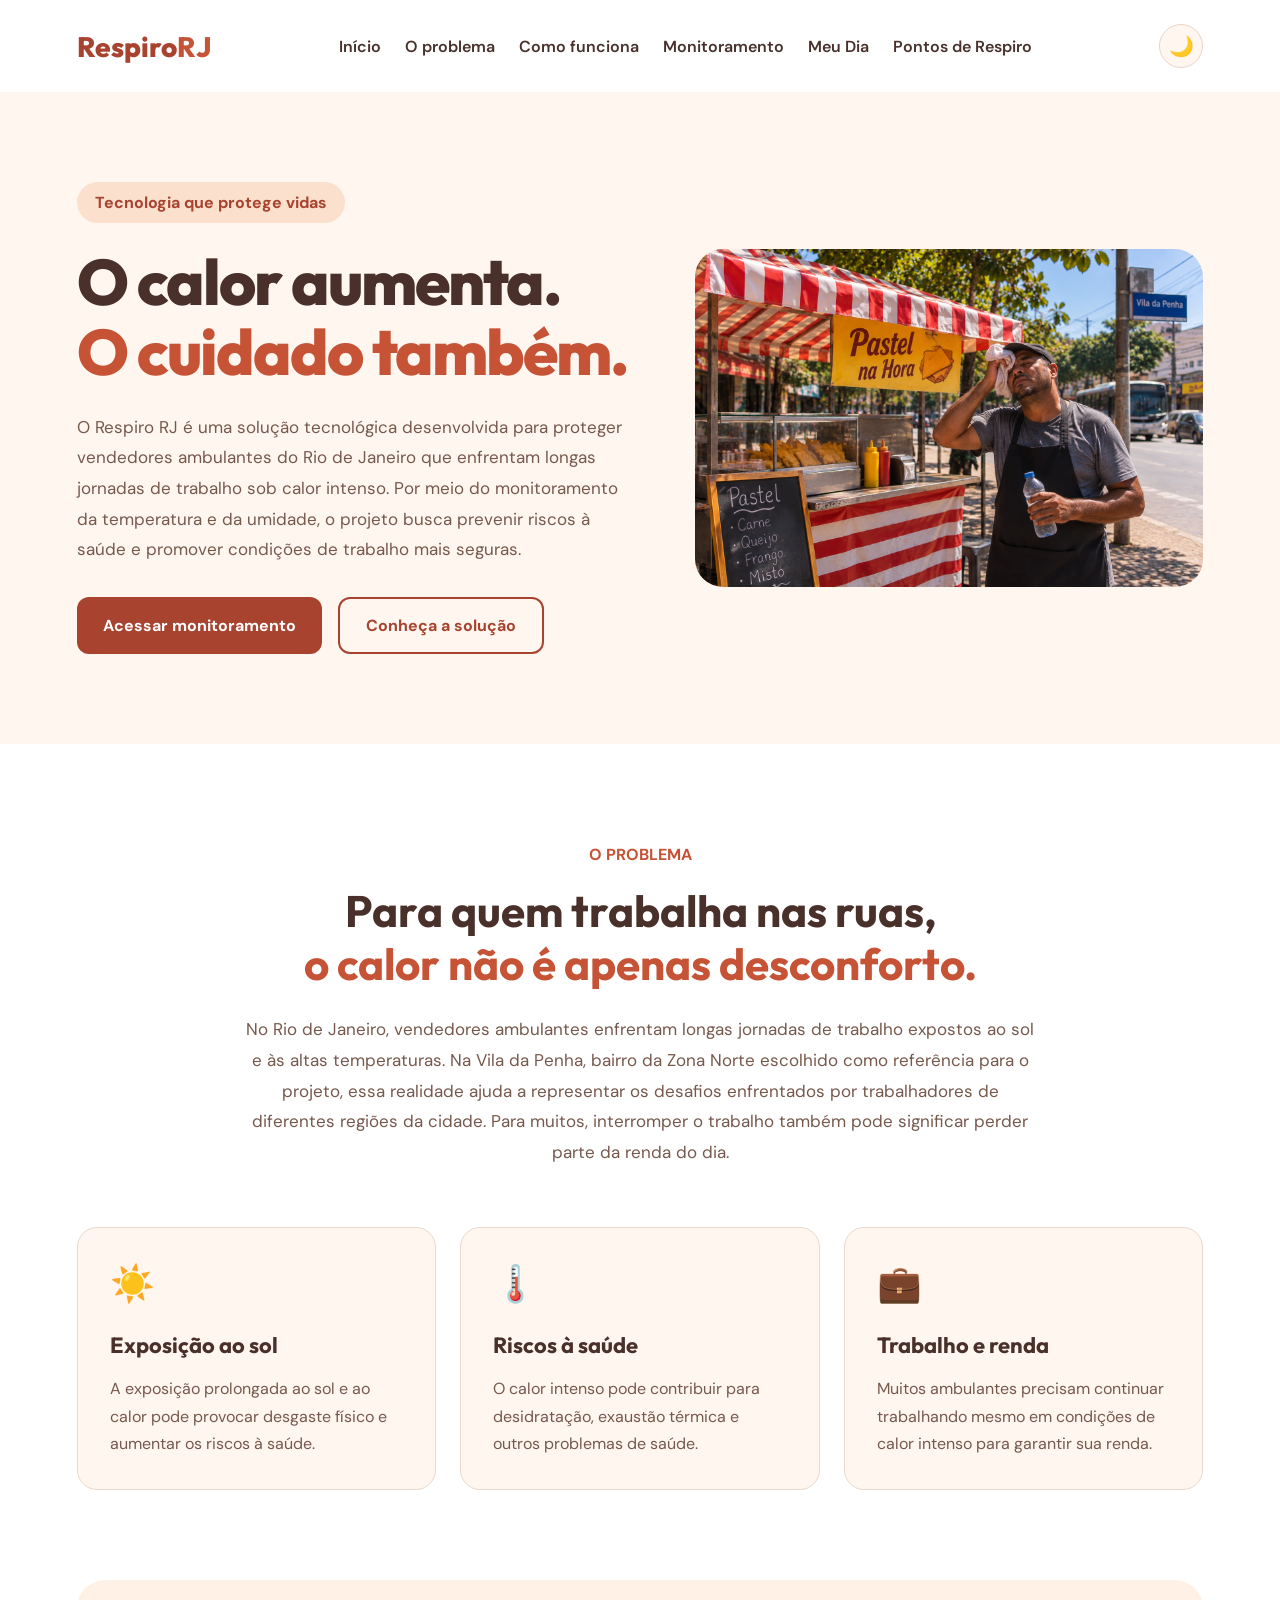
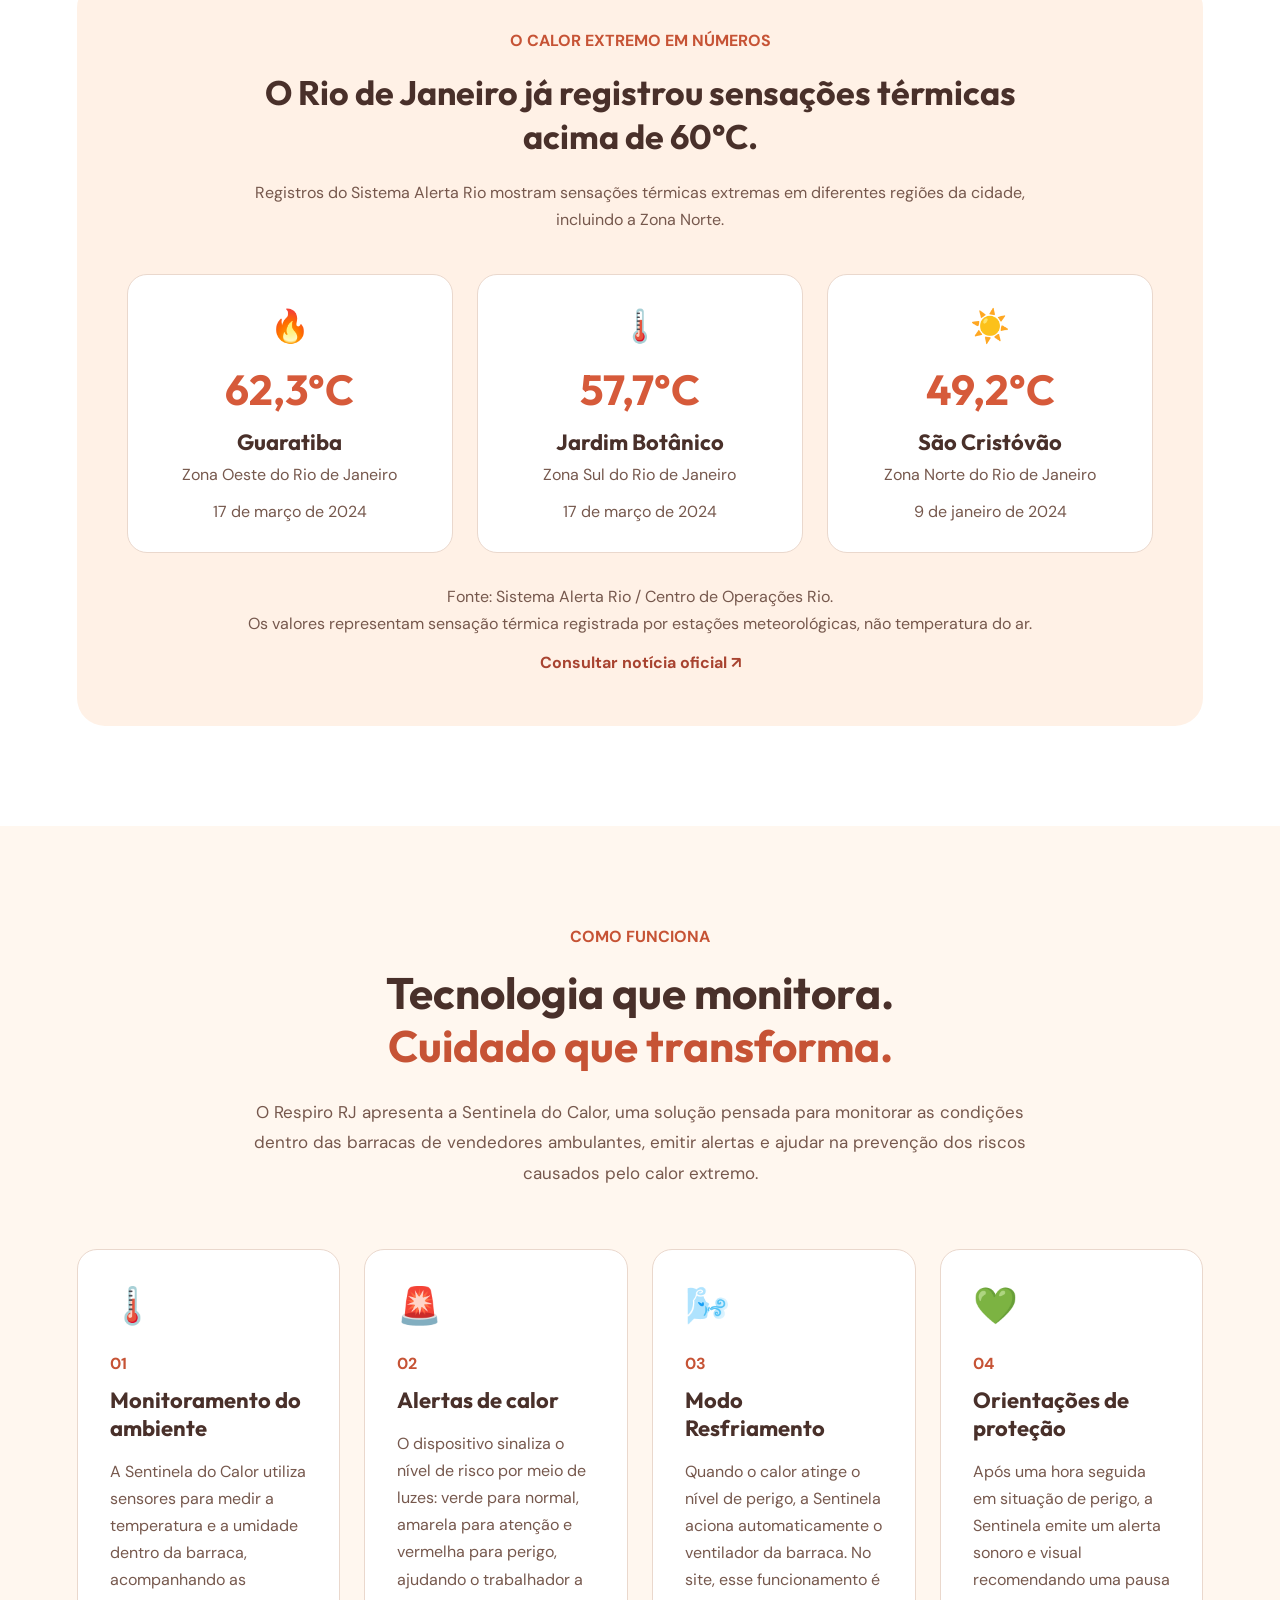
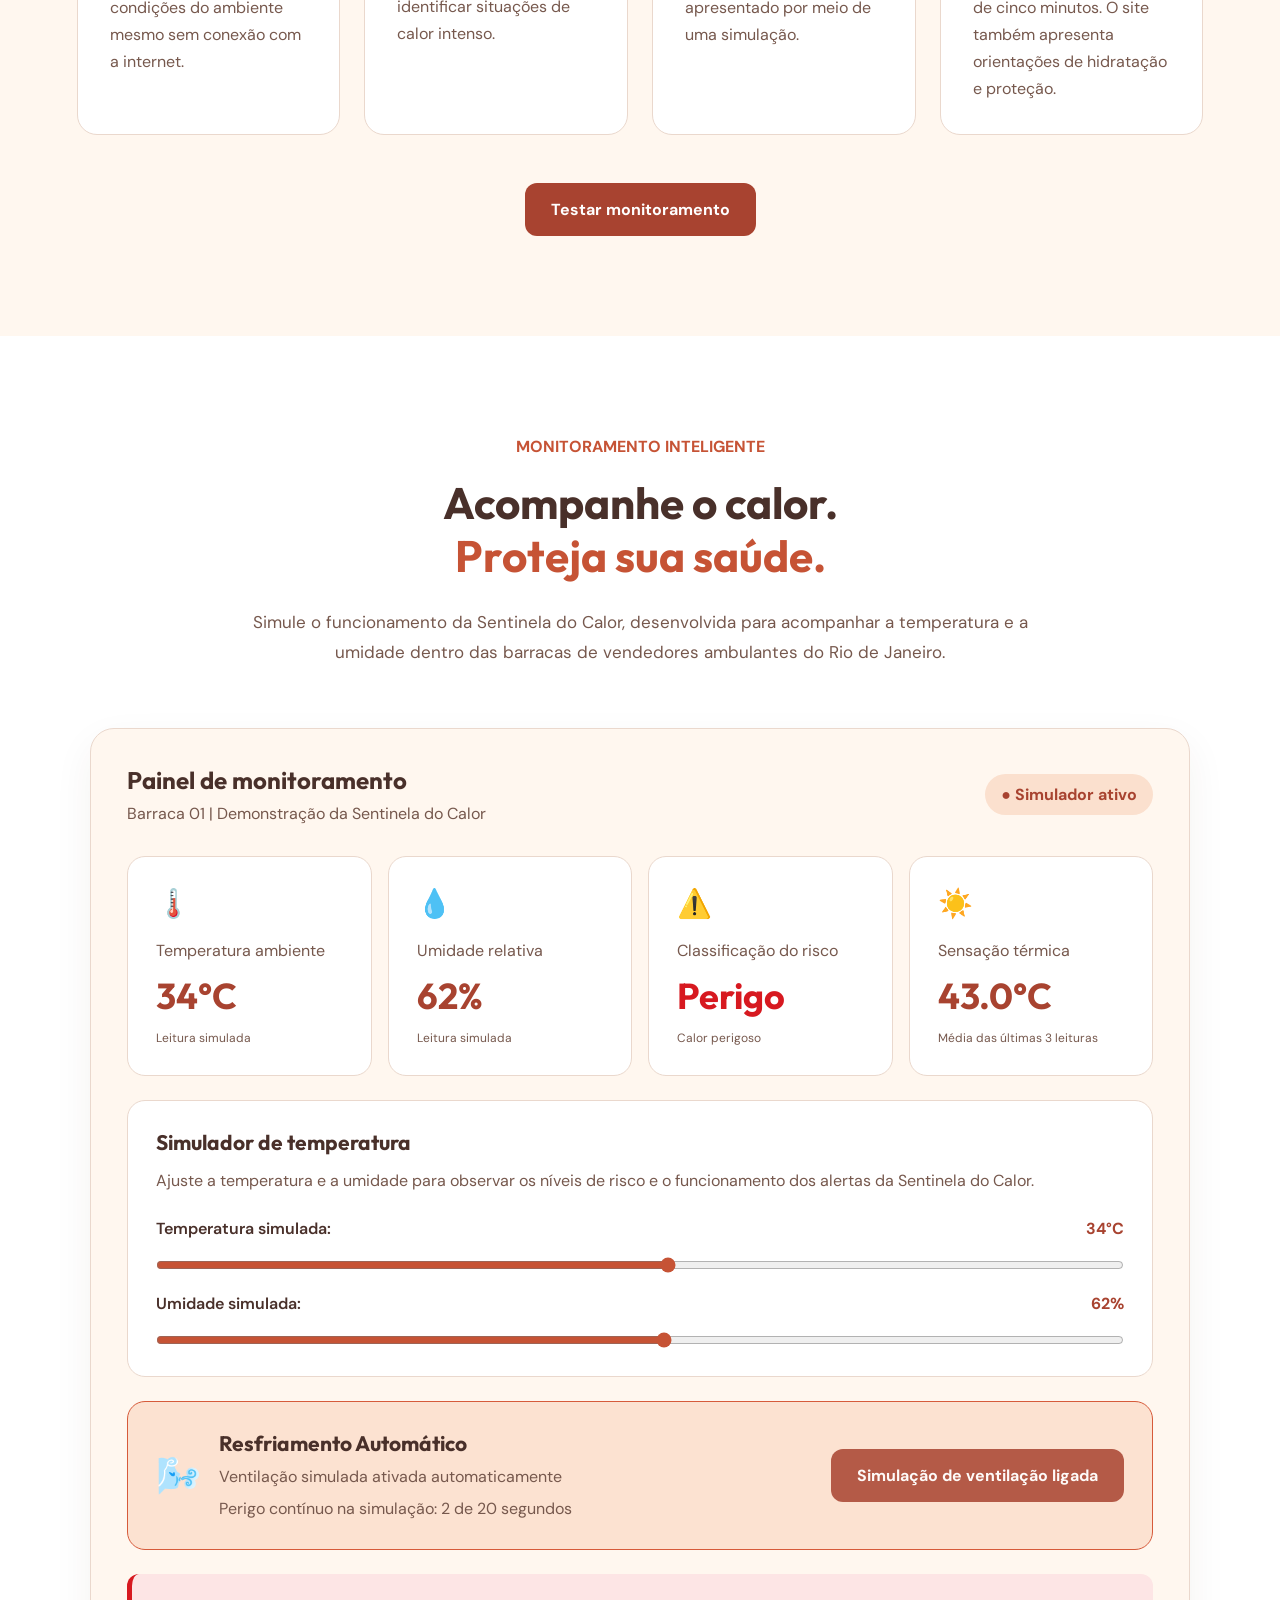
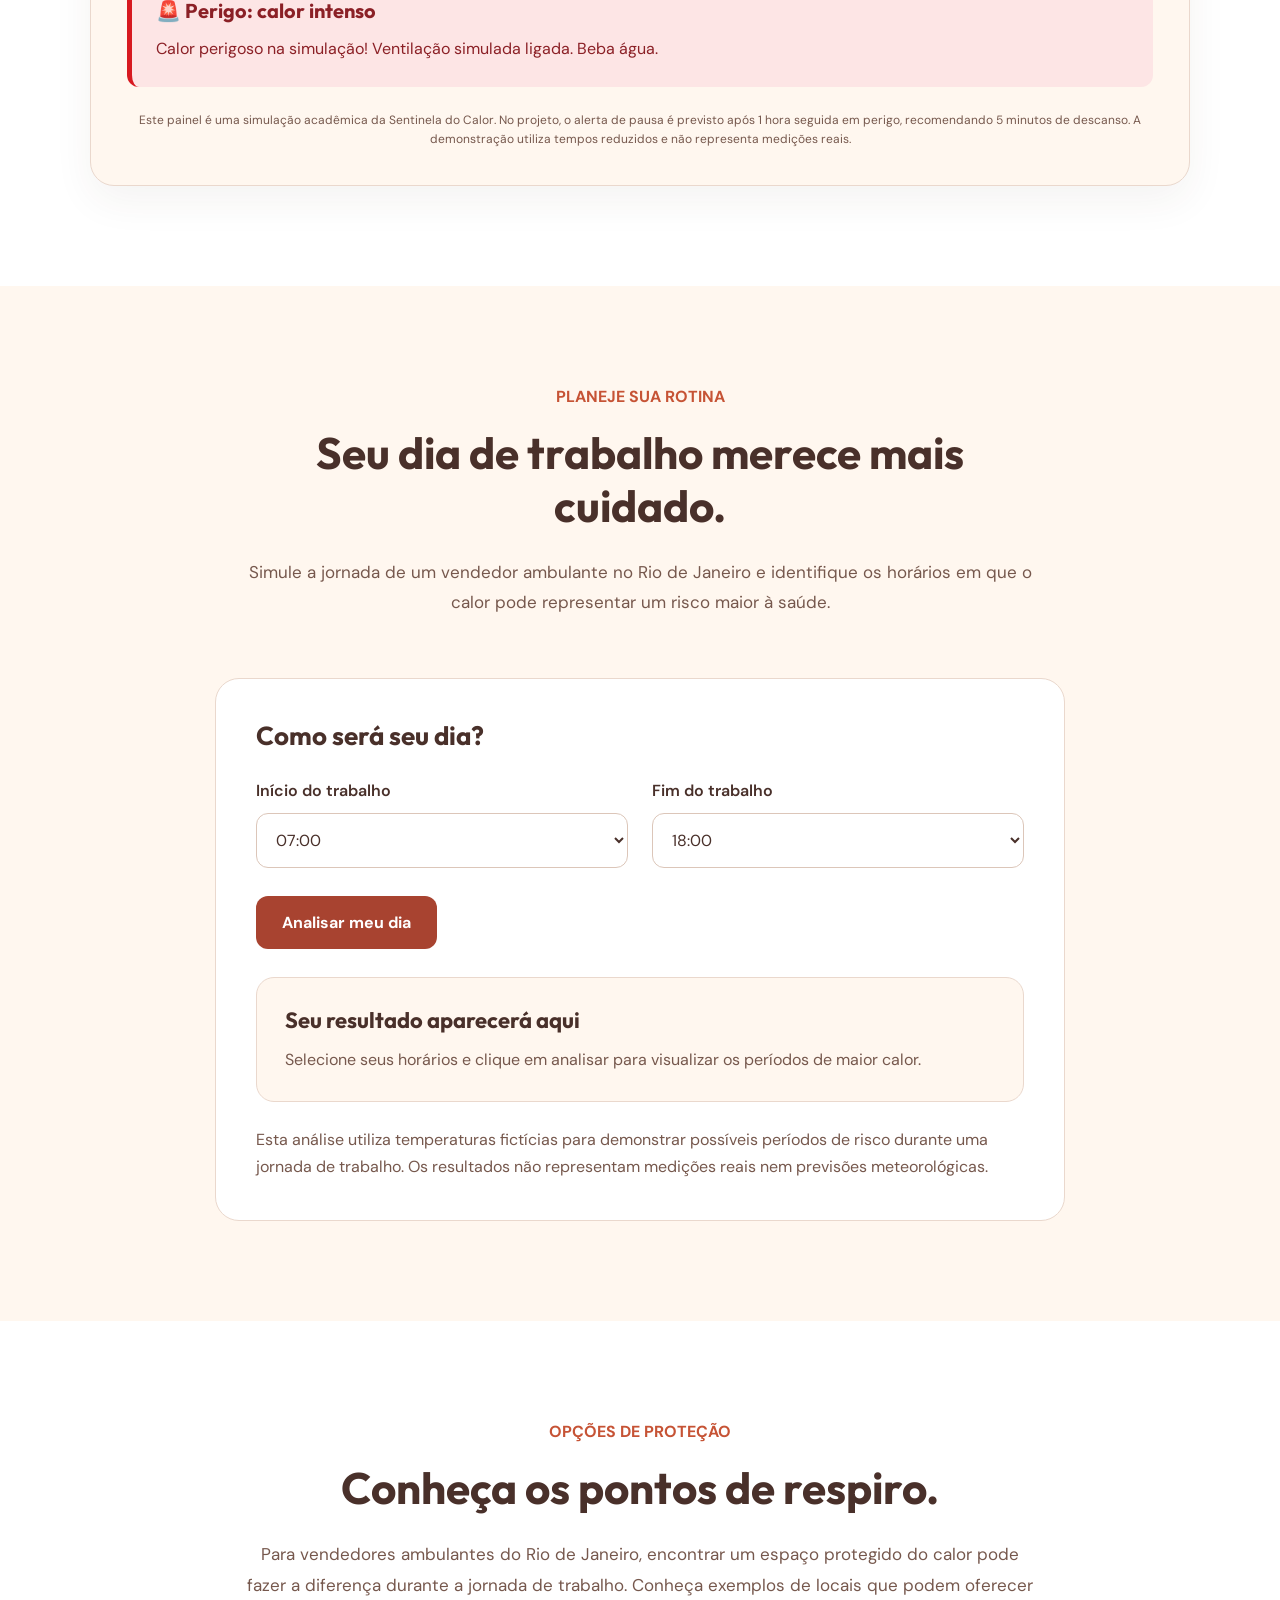
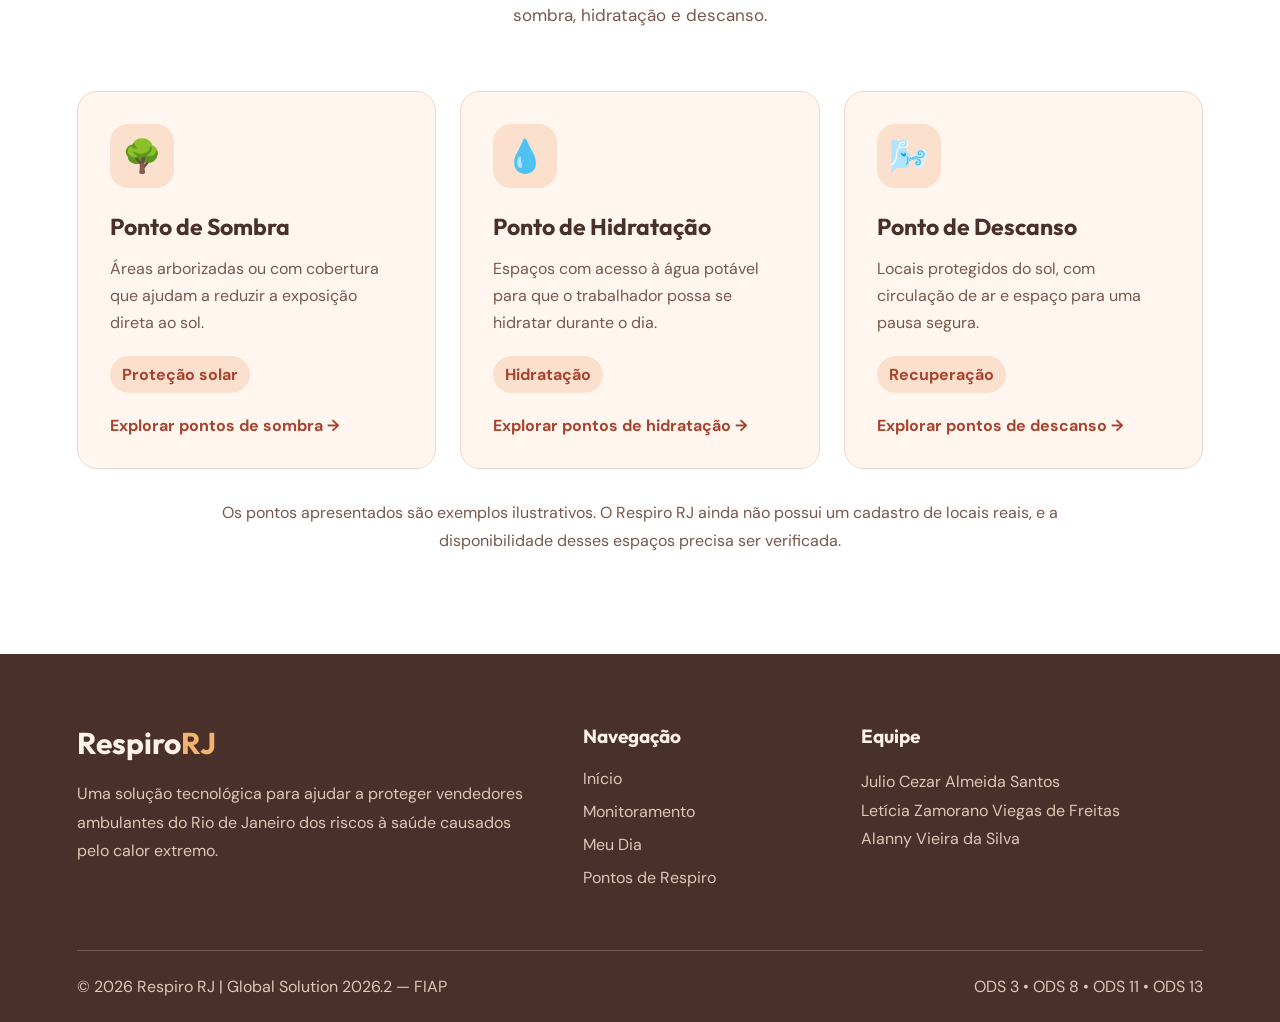
<file: site.RESPIRORJ/index.html>
<!DOCTYPE html>
<html lang="pt-BR">
<head>
    <meta charset="UTF-8">
    <meta name="viewport" content="width=device-width, initial-scale=1.0">
    <title>Respiro RJ | Tecnologia contra o calor extremo</title>
    <link rel="stylesheet" href="style.css">
    <script src="script.js" defer></script>
</head>
<body>
<header class="cabecalho">
    <a href="#inicio" class="logo">Respiro<span>RJ</span></a>
    <nav class="navegacao" aria-label="Menu principal">
        <ul class="menu">
            <li><a href="#inicio">Início</a></li>
            <li><a href="#problema">O problema</a></li>
            <li><a href="#solucao">Como funciona</a></li>
            <li><a href="#monitoramento">Monitoramento</a></li>
            <li><a href="#meu-dia">Meu Dia</a></li>
            <li><a href="#pontos">Pontos de Respiro</a></li>
        </ul>
    </nav>
    <button type="button" id="alternar-tema" aria-label="Alternar tema claro e escuro">🌙</button>
</header>
<main>
    <section class="hero" id="inicio">
        <div class="hero__conteudo">
            <span class="hero__etiqueta">Tecnologia que protege vidas</span>
            <h1>O calor aumenta. <span>O cuidado também.</span></h1>
            
<p>O Respiro RJ é uma solução tecnológica desenvolvida para proteger vendedores ambulantes do Rio de Janeiro que enfrentam longas jornadas de trabalho sob calor intenso. Por meio do monitoramento da temperatura e da umidade, o projeto busca prevenir riscos à saúde e promover condições de trabalho mais seguras.</p>

            <div class="hero__botoes">
                <a href="#monitoramento" class="btn btn--principal">Acessar monitoramento</a>
                <a href="#solucao" class="btn btn--secundario">Conheça a solução</a>
            </div>
        </div>
        <div class="hero__visual">
    <img src="imagem/barraca-ambulante.png" alt="Barraca de vendedor ambulante com cobertura e produtos à venda em um dia de sol intenso no Rio de Janeiro" class="hero__imagem">
</div>
    </section>
    <section class="problema" id="problema">
        <div class="problema__introducao">
            <span class="problema__etiqueta">O PROBLEMA</span>
            <h2>Para quem trabalha nas ruas, <span>o calor não é apenas desconforto.</span></h2>
            
<p>No Rio de Janeiro, vendedores ambulantes enfrentam longas jornadas de trabalho expostos ao sol e às altas temperaturas. Na Vila da Penha, bairro da Zona Norte escolhido como referência para o projeto, essa realidade ajuda a representar os desafios enfrentados por trabalhadores de diferentes regiões da cidade. Para muitos, interromper o trabalho também pode significar perder parte da renda do dia.</p>

        </div>
        <div class="problema__cards">
            <article class="problema__card">
                <span class="problema__icone">☀️</span>
                <h3>Exposição ao sol</h3>
                <p>A exposição prolongada ao sol e ao calor pode provocar desgaste físico e aumentar os riscos à saúde.</p>
            </article>
            <article class="problema__card">
                <span class="problema__icone">🌡️</span>
                <h3>Riscos à saúde</h3>
                <p>O calor intenso pode contribuir para desidratação, exaustão térmica e outros problemas de saúde.</p>
            </article>
            <article class="problema__card">
                <span class="problema__icone">💼</span>
                <h3>Trabalho e renda</h3>
                <p>Muitos ambulantes precisam continuar trabalhando mesmo em condições de calor intenso para garantir sua renda.</p>
            </article>
        </div>
        <div class="problema__dados">
            <div class="problema__dados-introducao">
                <span class="problema__etiqueta">O CALOR EXTREMO EM NÚMEROS</span>
                <h3>O Rio de Janeiro já registrou sensações térmicas acima de 60°C.</h3>
                
<p>Registros do Sistema Alerta Rio mostram sensações térmicas extremas em diferentes regiões da cidade, incluindo a Zona Norte.</p>

            </div>
            <div class="problema__numeros">
                <article class="problema__numero-card">
                    <span class="problema__numero-icone">🔥</span>
                    <h4>62,3°C</h4>
                    <h5>Guaratiba</h5>
                    <p>Zona Oeste do Rio de Janeiro</p>
                    <span class="problema__data">17 de março de 2024</span>
                </article>
                <article class="problema__numero-card">
                    <span class="problema__numero-icone">🌡️</span>
                    <h4>57,7°C</h4>
                    <h5>Jardim Botânico</h5>
                    <p>Zona Sul do Rio de Janeiro</p>
                    <span class="problema__data">17 de março de 2024</span>
                </article>
                
<article class="problema__numero-card">
    <span class="problema__numero-icone">☀️</span>
    <h4>49,2°C</h4>
    <h5>São Cristóvão</h5>
    <p>Zona Norte do Rio de Janeiro</p>
    <span class="problema__data">9 de janeiro de 2024</span>
</article>

            </div>
            <div class="problema__fonte">
                <p>Fonte: Sistema Alerta Rio / Centro de Operações Rio.</p>
                <p>Os valores representam sensação térmica registrada por estações meteorológicas, não temperatura do ar.</p>
                <a href="https://cor.rio/rio-de-janeiro-bate-novo-recorde-de-sensacao-termica-neste-domingo-17-de-marco-confira-os-maiores-registros/" target="_blank" rel="noopener noreferrer">Consultar notícia oficial ↗</a>
            </div>
        </div>
    </section>
    
<section class="solucao" id="solucao">
    <div class="solucao__introducao">
        <span class="solucao__etiqueta">COMO FUNCIONA</span>
        <h2>Tecnologia que monitora. <span>Cuidado que transforma.</span></h2>
        <p>O Respiro RJ apresenta a Sentinela do Calor, uma solução pensada para monitorar as condições dentro das barracas de vendedores ambulantes, emitir alertas e ajudar na prevenção dos riscos causados pelo calor extremo.</p>
    </div>
    <div class="solucao__etapas">
        <article class="solucao__etapa">
            <div class="solucao__icone">🌡️</div>
            <span class="solucao__numero">01</span>
            <h3>Monitoramento do ambiente</h3>
            <p>A Sentinela do Calor utiliza sensores para medir a temperatura e a umidade dentro da barraca, acompanhando as condições do ambiente mesmo sem conexão com a internet.</p>
        </article>
        <article class="solucao__etapa">
            <div class="solucao__icone">🚨</div>
            <span class="solucao__numero">02</span>
            <h3>Alertas de calor</h3>
            <p>O dispositivo sinaliza o nível de risco por meio de luzes: verde para normal, amarela para atenção e vermelha para perigo, ajudando o trabalhador a identificar situações de calor intenso.</p>
        </article>
        <article class="solucao__etapa">
            <div class="solucao__icone">🌬️</div>
            <span class="solucao__numero">03</span>
            <h3>Modo Resfriamento</h3>
            <p>Quando o calor atinge o nível de perigo, a Sentinela aciona automaticamente o ventilador da barraca. No site, esse funcionamento é apresentado por meio de uma simulação.</p>
        </article>
        <article class="solucao__etapa">
            <div class="solucao__icone">💚</div>
            <span class="solucao__numero">04</span>
            <h3>Orientações de proteção</h3>
            <p>Após uma hora seguida em situação de perigo, a Sentinela emite um alerta sonoro e visual recomendando uma pausa de cinco minutos. O site também apresenta orientações de hidratação e proteção.</p>
        </article>
    </div>
    <div class="solucao__acao">
        <a href="#monitoramento" class="btn btn--principal">Testar monitoramento</a>
    </div>
</section>

    
<section class="monitoramento" id="monitoramento">
    <div class="monitoramento__introducao">
        <span class="monitoramento__etiqueta">MONITORAMENTO INTELIGENTE</span>
        <h2>Acompanhe o calor. <span>Proteja sua saúde.</span></h2>
        <p>Simule o funcionamento da Sentinela do Calor, desenvolvida para acompanhar a temperatura e a umidade dentro das barracas de vendedores ambulantes do Rio de Janeiro.</p>
    </div>
    <div class="dashboard">
        <div class="dashboard__cabecalho">
            <div>
                <h3>Painel de monitoramento</h3>
                <p>Barraca 01 | Demonstração da Sentinela do Calor</p>
            </div>
            <span class="dashboard__status" id="status-sistema">● Simulador ativo</span>
        </div>
        <div class="dashboard__indicadores">
            <article class="indicador">
                <span class="indicador__icone">🌡️</span>
                <p>Temperatura ambiente</p>
                <h3 id="temperatura-valor">34°C</h3>
                <span>Leitura simulada</span>
            </article>
            <article class="indicador">
                <span class="indicador__icone">💧</span>
                <p>Umidade relativa</p>
                <h3 id="umidade-valor">62%</h3>
                <span>Leitura simulada</span>
            </article>
            <article class="indicador">
                <span class="indicador__icone">⚠️</span>
                <p>Classificação do risco</p>
                <h3 id="risco-valor">Atenção</h3>
                <span id="risco-descricao">Classificação demonstrativa</span>
            </article>
            <article class="indicador">
                <span class="indicador__icone">☀️</span>
                <p>Sensação térmica</p>
                <h3 id="sensacao-valor">--°C</h3>
                <span>Média das últimas 3 leituras</span>
            </article>
        </div>
        <div class="dashboard__simulador">
            <h3>Simulador de temperatura</h3>
            <p>Ajuste a temperatura e a umidade para observar os níveis de risco e o funcionamento dos alertas da Sentinela do Calor.</p>
            <div class="simulador__controle">
                <label for="controle-temperatura">Temperatura simulada: <strong id="temperatura-selecionada">34°C</strong></label>
                <input type="range" id="controle-temperatura" min="25" max="42" value="34">
            </div>
            <div class="simulador__controle">
                <label for="controle-umidade">Umidade simulada: <strong id="umidade-selecionada">62%</strong></label>
                <input type="range" id="controle-umidade" min="20" max="100" value="62">
            </div>
        </div>
        <div class="dashboard__resfriamento">
            <div class="resfriamento__informacoes">
                <span class="resfriamento__icone">🌬️</span>
                <div>
                    <h3>Resfriamento Automático</h3>
                    <p id="resfriamento-status">Ventilação simulada desativada</p>
                    <p id="contador-perigo" aria-live="off">Aguardando condição de perigo</p>
                </div>
            </div>
            <button type="button" id="botao-resfriamento" class="btn btn--principal" aria-pressed="false" disabled>Simulação de ventilação desligada</button>
        </div>
        <div class="dashboard__alerta" role="status" aria-live="polite">
            <h3 id="alerta-titulo">⚠️ Atenção ao calor</h3>
            <p id="alerta-mensagem">Mantenha água disponível, reduza a exposição ao sol e acompanhe as condições do ambiente.</p>
        </div>
        <p class="dashboard__aviso">Este painel é uma simulação acadêmica da Sentinela do Calor. No projeto, o alerta de pausa é previsto após 1 hora seguida em perigo, recomendando 5 minutos de descanso. A demonstração utiliza tempos reduzidos e não representa medições reais.</p>
    </div>
</section>

    
<section class="meu-dia" id="meu-dia">
    <div class="meu-dia__introducao">
        <span class="meu-dia__etiqueta">PLANEJE SUA ROTINA</span>
        <h2>Seu dia de trabalho merece mais cuidado.</h2>
        <p>Simule a jornada de um vendedor ambulante no Rio de Janeiro e identifique os horários em que o calor pode representar um risco maior à saúde.</p>
    </div>
    <div class="meu-dia__painel">
        <h3>Como será seu dia?</h3>
        <div class="meu-dia__horarios">
            <div class="meu-dia__campo">
                <label for="hora-inicio">Início do trabalho</label>
                <select id="hora-inicio">
                    <option value="7">07:00</option>
                    <option value="8">08:00</option>
                    <option value="9">09:00</option>
                    <option value="10">10:00</option>
                    <option value="11">11:00</option>
                    <option value="12">12:00</option>
                </select>
            </div>
            <div class="meu-dia__campo">
                <label for="hora-fim">Fim do trabalho</label>
                <select id="hora-fim">
                    <option value="13">13:00</option>
                    <option value="14">14:00</option>
                    <option value="15">15:00</option>
                    <option value="16">16:00</option>
                    <option value="17">17:00</option>
                    <option value="18" selected>18:00</option>
                </select>
            </div>
        </div>
        <button type="button" class="btn btn--principal" id="botao-analisar">Analisar meu dia</button>
        <div class="meu-dia__resultado" id="resultado-dia" aria-live="polite">
            <h3>Seu resultado aparecerá aqui</h3>
            <p>Selecione seus horários e clique em analisar para visualizar os períodos de maior calor.</p>
        </div>
        <p class="meu-dia__aviso">Esta análise utiliza temperaturas fictícias para demonstrar possíveis períodos de risco durante uma jornada de trabalho. Os resultados não representam medições reais nem previsões meteorológicas.</p>
    </div>
</section>

    
<section class="pontos" id="pontos">
    <div class="pontos__introducao">
        <span class="pontos__etiqueta">OPÇÕES DE PROTEÇÃO</span>
        <h2>Conheça os pontos de respiro.</h2>
        <p>Para vendedores ambulantes do Rio de Janeiro, encontrar um espaço protegido do calor pode fazer a diferença durante a jornada de trabalho. Conheça exemplos de locais que podem oferecer sombra, hidratação e descanso.</p>
    </div>
    <div class="pontos__lista">
        <article class="pontos__card">
            <div class="pontos__icone">🌳</div>
            <h3>Ponto de Sombra</h3>
            <p>Áreas arborizadas ou com cobertura que ajudam a reduzir a exposição direta ao sol.</p>
            <span class="pontos__categoria">Proteção solar</span>
            <a href="sombra.html" class="pontos__link">Explorar pontos de sombra →</a>
        </article>
        <article class="pontos__card">
            <div class="pontos__icone">💧</div>
            <h3>Ponto de Hidratação</h3>
            <p>Espaços com acesso à água potável para que o trabalhador possa se hidratar durante o dia.</p>
            <span class="pontos__categoria">Hidratação</span>
            <a href="hidratacao.html" class="pontos__link">Explorar pontos de hidratação →</a>
        </article>
        <article class="pontos__card">
            <div class="pontos__icone">🌬️</div>
            <h3>Ponto de Descanso</h3>
            <p>Locais protegidos do sol, com circulação de ar e espaço para uma pausa segura.</p>
            <span class="pontos__categoria">Recuperação</span>
            <a href="descanso.html" class="pontos__link">Explorar pontos de descanso →</a>
        </article>
    </div>
    <p class="pontos__aviso">Os pontos apresentados são exemplos ilustrativos. O Respiro RJ ainda não possui um cadastro de locais reais, e a disponibilidade desses espaços precisa ser verificada.</p>
</section>

</main>

<footer class="rodape">
    <div class="rodape__conteudo">
        <div class="rodape__sobre">
            <h2>Respiro<span>RJ</span></h2>
            <p>Uma solução tecnológica para ajudar a proteger vendedores ambulantes do Rio de Janeiro dos riscos à saúde causados pelo calor extremo.</p>
        </div>
        <div class="rodape__navegacao">
            <h3>Navegação</h3>
            <ul>
                <li><a href="#inicio">Início</a></li>
                <li><a href="#monitoramento">Monitoramento</a></li>
                <li><a href="#meu-dia">Meu Dia</a></li>
                <li><a href="#pontos">Pontos de Respiro</a></li>
            </ul>
        </div>
        <div class="rodape__equipe">
            <h3>Equipe</h3>
            <p>Julio Cezar Almeida Santos</p>
            <p>Letícia Zamorano Viegas de Freitas</p>
            <p>Alanny Vieira da Silva</p>
        </div>
    </div>
    <div class="rodape__inferior">
        <p>© 2026 Respiro RJ | Global Solution 2026.2 — FIAP</p>
        <p>ODS 3 • ODS 8 • ODS 11 • ODS 13</p>
    </div>
</footer>

</body>
</html>
</file>
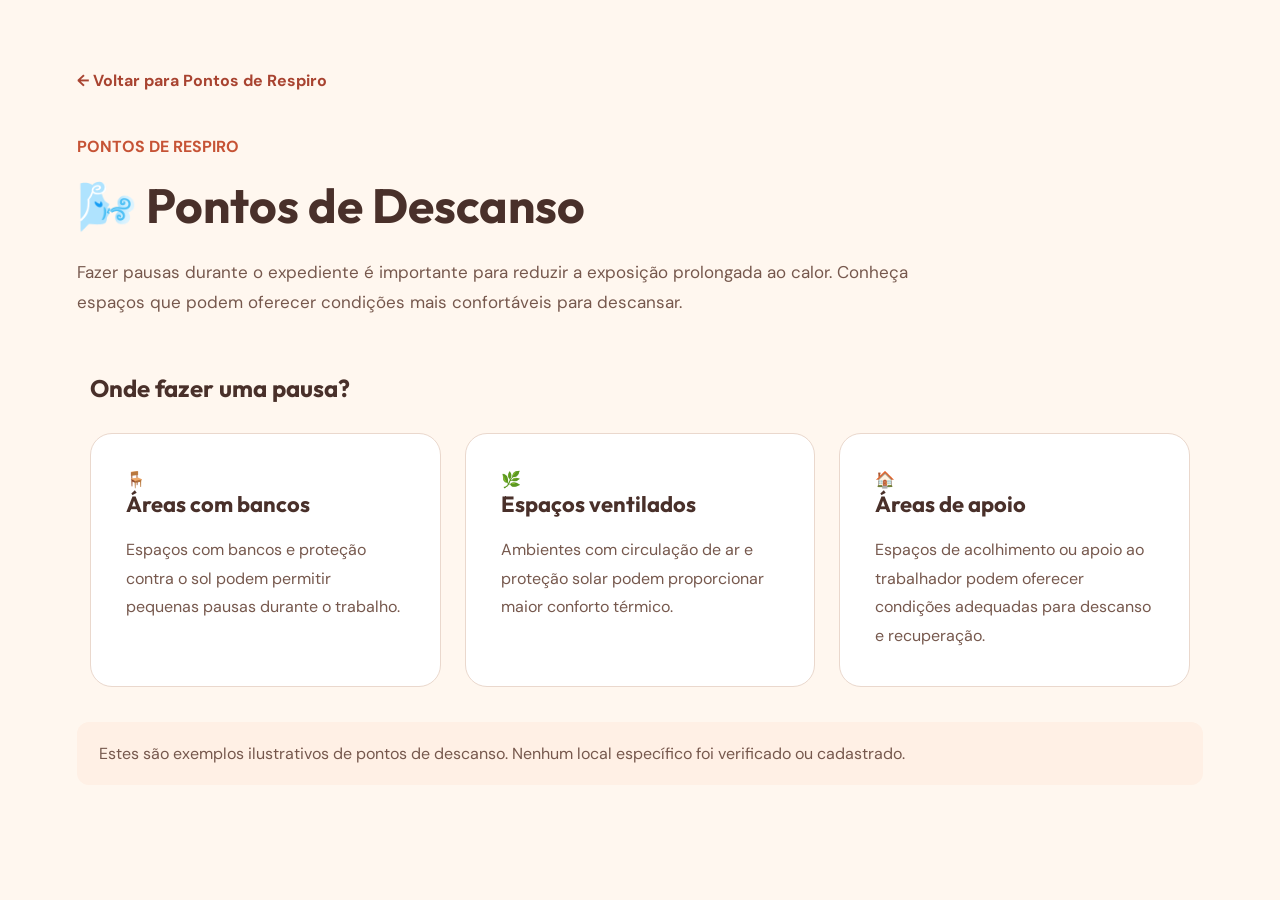
<file: site.RESPIRORJ/descanso.html>
<!DOCTYPE html>
<html lang="pt-BR">

<head>
    <meta charset="UTF-8">
    <meta name="viewport" content="width=device-width, initial-scale=1.0">

    <title>Pontos de Descanso | Respiro RJ</title>

    <link rel="preconnect" href="https://fonts.googleapis.com">
    <link rel="preconnect" href="https://fonts.gstatic.com" crossorigin>

    <link href="https://fonts.googleapis.com/css2?family=DM+Sans:wght@400;500;600;700&family=Outfit:wght@400;500;600;700;800&display=swap" rel="stylesheet">

    <link rel="stylesheet" href="style.css">
</head>

<body>

    <main class="pagina-ponto">

        <a href="index.html#pontos" class="pagina-ponto__voltar">
            ← Voltar para Pontos de Respiro
        </a>

        <div class="pagina-ponto__introducao">

            <span class="pagina-ponto__etiqueta">
                PONTOS DE RESPIRO
            </span>

            <h1>🌬️ Pontos de Descanso</h1>

            <p>
                Fazer pausas durante o expediente é importante
                para reduzir a exposição prolongada ao calor.
                Conheça espaços que podem oferecer condições
                mais confortáveis para descansar.
            </p>

        </div>

        <section class="pagina-ponto__conteudo">

            <h2>Onde fazer uma pausa?</h2>

            <div class="pagina-ponto__lista">

                <article class="pagina-ponto__card">
                    <span>🪑</span>

                    <h3>Áreas com bancos</h3>

                    <p>
                        Espaços com bancos e proteção contra
                        o sol podem permitir pequenas pausas
                        durante o trabalho.
                    </p>
                </article>

                <article class="pagina-ponto__card">
                    <span>🌿</span>

                    <h3>Espaços ventilados</h3>

                    <p>
                        Ambientes com circulação de ar e
                        proteção solar podem proporcionar
                        maior conforto térmico.
                    </p>
                </article>

                <article class="pagina-ponto__card">
                    <span>🏠</span>

                    <h3>Áreas de apoio</h3>

                    <p>
                        Espaços de acolhimento ou apoio
                        ao trabalhador podem oferecer
                        condições adequadas para descanso
                        e recuperação.
                    </p>
                </article>

            </div>

        </section>

        <p class="pagina-ponto__aviso">
            Estes são exemplos ilustrativos de pontos de descanso.
            Nenhum local específico foi verificado ou cadastrado.
        </p>

    </main>

</body>
</html>
</file>
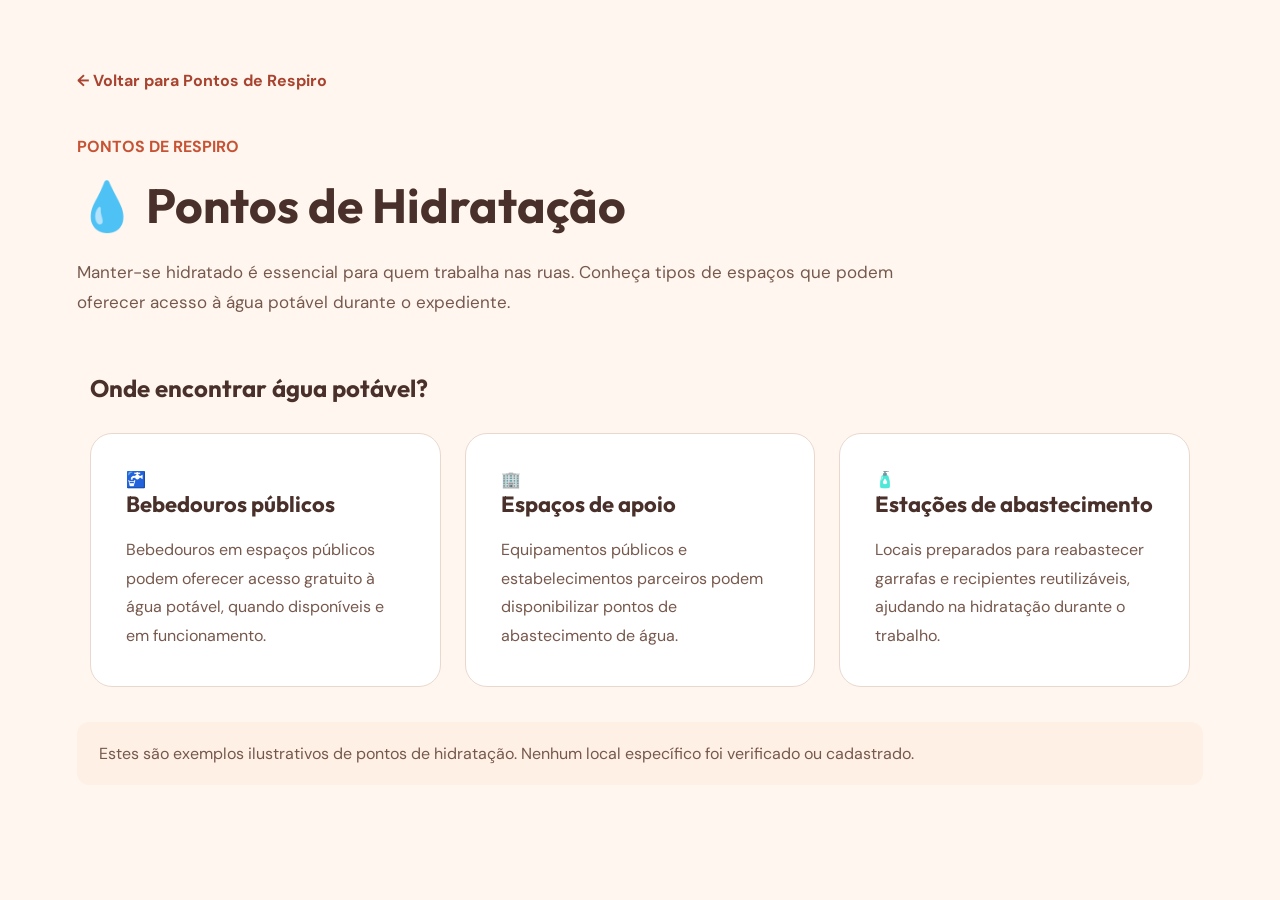
<file: site.RESPIRORJ/hidratacao.html>
<!DOCTYPE html>
<html lang="pt-BR">

<head>
    <meta charset="UTF-8">
    <meta name="viewport" content="width=device-width, initial-scale=1.0">

    <title>Pontos de Hidratação | Respiro RJ</title>

    <link rel="preconnect" href="https://fonts.googleapis.com">
    <link rel="preconnect" href="https://fonts.gstatic.com" crossorigin>

    <link href="https://fonts.googleapis.com/css2?family=DM+Sans:wght@400;500;600;700&family=Outfit:wght@400;500;600;700;800&display=swap" rel="stylesheet">

    <link rel="stylesheet" href="style.css">
</head>

<body>

    <main class="pagina-ponto">

        <a href="index.html#pontos" class="pagina-ponto__voltar">
            ← Voltar para Pontos de Respiro
        </a>

        <div class="pagina-ponto__introducao">
            <span class="pagina-ponto__etiqueta">
                PONTOS DE RESPIRO
            </span>

            <h1>💧 Pontos de Hidratação</h1>

            <p>
                Manter-se hidratado é essencial para quem trabalha
                nas ruas. Conheça tipos de espaços que podem
                oferecer acesso à água potável durante o expediente.
            </p>
        </div>

        <section class="pagina-ponto__conteudo">

            <h2>Onde encontrar água potável?</h2>

            <div class="pagina-ponto__lista">

                <article class="pagina-ponto__card">
                    <span>🚰</span>

                    <h3>Bebedouros públicos</h3>

                    <p>
                        Bebedouros em espaços públicos podem
                        oferecer acesso gratuito à água potável,
                        quando disponíveis e em funcionamento.
                    </p>
                </article>

                <article class="pagina-ponto__card">
                    <span>🏢</span>

                    <h3>Espaços de apoio</h3>

                    <p>
                        Equipamentos públicos e estabelecimentos
                        parceiros podem disponibilizar pontos
                        de abastecimento de água.
                    </p>
                </article>

                <article class="pagina-ponto__card">
                    <span>🧴</span>

                    <h3>Estações de abastecimento</h3>

                    <p>
                        Locais preparados para reabastecer
                        garrafas e recipientes reutilizáveis,
                        ajudando na hidratação durante o trabalho.
                    </p>
                </article>

            </div>

        </section>

        <p class="pagina-ponto__aviso">
            Estes são exemplos ilustrativos de pontos de hidratação.
            Nenhum local específico foi verificado ou cadastrado.
        </p>

    </main>

</body>
</html>
</file>
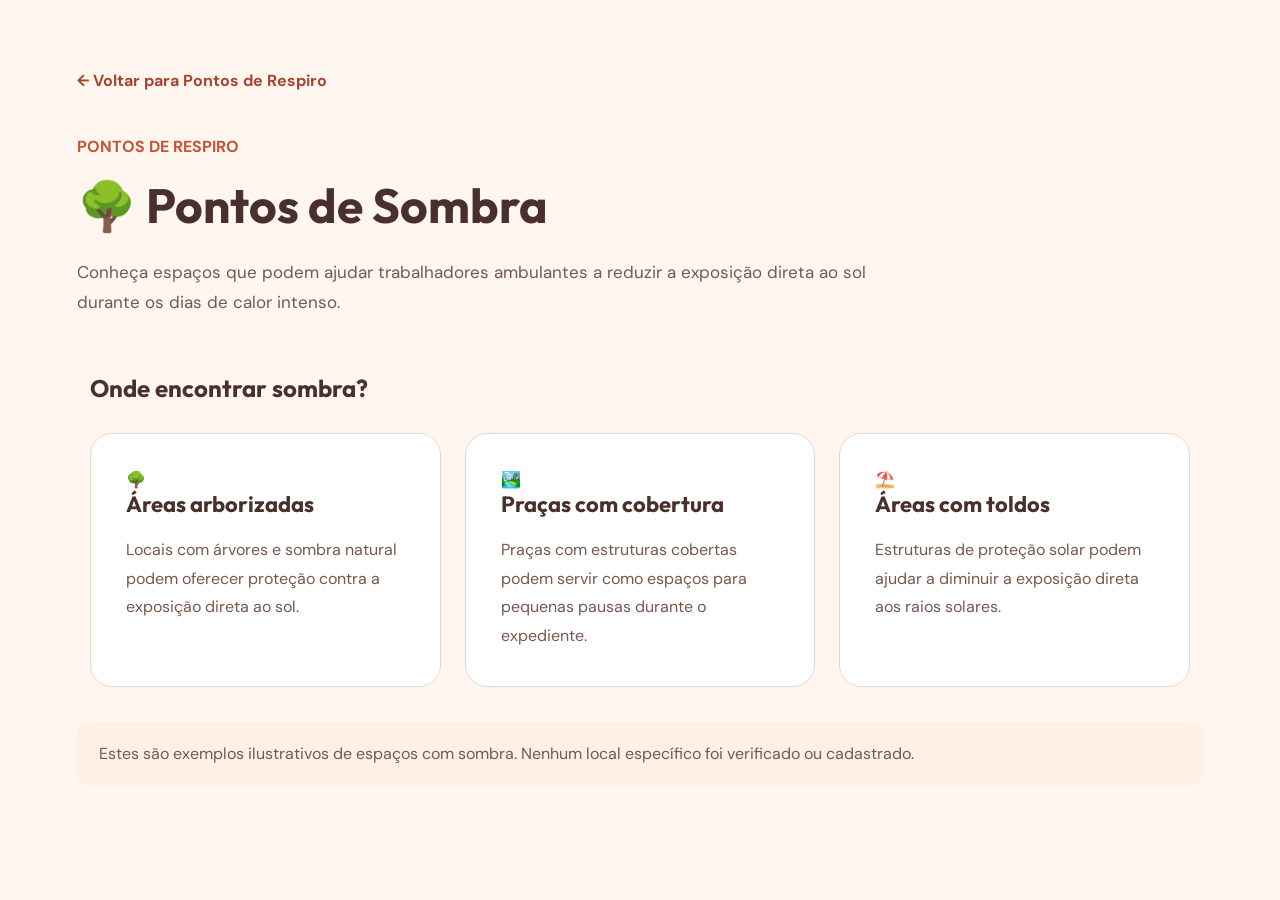
<file: site.RESPIRORJ/sombra.html>
<!DOCTYPE html>
<html lang="pt-BR">

<head>
    <meta charset="UTF-8">
    <meta name="viewport" content="width=device-width, initial-scale=1.0">

    <title>Pontos de Sombra | Respiro RJ</title>

    <link rel="preconnect" href="https://fonts.googleapis.com">
    <link rel="preconnect" href="https://fonts.gstatic.com" crossorigin>

    <link href="https://fonts.googleapis.com/css2?family=DM+Sans:wght@400;500;600;700&family=Outfit:wght@400;500;600;700;800&display=swap" rel="stylesheet">

    <link rel="stylesheet" href="style.css">
</head>

<body>

    <main class="pagina-ponto">

        <a href="index.html#pontos" class="pagina-ponto__voltar">
            ← Voltar para Pontos de Respiro
        </a>

        <div class="pagina-ponto__introducao">
            <span class="pagina-ponto__etiqueta">
                PONTOS DE RESPIRO
            </span>

            <h1>🌳 Pontos de Sombra</h1>

            <p>
                Conheça espaços que podem ajudar trabalhadores
                ambulantes a reduzir a exposição direta ao sol
                durante os dias de calor intenso.
            </p>
        </div>

        <section class="pagina-ponto__conteudo">

            <h2>Onde encontrar sombra?</h2>

            <div class="pagina-ponto__lista">

                <article class="pagina-ponto__card">
                    <span>🌳</span>
                    <h3>Áreas arborizadas</h3>
                    <p>
                        Locais com árvores e sombra natural
                        podem oferecer proteção contra
                        a exposição direta ao sol.
                    </p>
                </article>

                <article class="pagina-ponto__card">
                    <span>🏞️</span>
                    <h3>Praças com cobertura</h3>
                    <p>
                        Praças com estruturas cobertas
                        podem servir como espaços para
                        pequenas pausas durante o expediente.
                    </p>
                </article>

                <article class="pagina-ponto__card">
                    <span>⛱️</span>
                    <h3>Áreas com toldos</h3>
                    <p>
                        Estruturas de proteção solar
                        podem ajudar a diminuir a exposição
                        direta aos raios solares.
                    </p>
                </article>

            </div>

        </section>

        <p class="pagina-ponto__aviso">
            Estes são exemplos ilustrativos de espaços com sombra.
            Nenhum local específico foi verificado ou cadastrado.
        </p>

    </main>

</body>
</html>
</file>
<file: site.RESPIRORJ/style.css>
@import url('https://fonts.googleapis.com/css2?family=DM+Sans:wght@400;500;600;700&family=Outfit:wght@400;500;600;700;800&display=swap');

:root {
    --azul: #A84330;
    --verde: #C65335;
    --laranja: #D65A3A;
    --fundo: #FFF7EF;
    --branco: #FFFFFF;
    --texto: #49302A;
    --texto-secundario: #76584D;
}
* {
    margin: 0;
    padding: 0;
    box-sizing: border-box;
}
html {
    scroll-behavior: smooth;
}
body {
    font-family: 'DM Sans', sans-serif;
    background-color: var(--fundo);
    color: var(--texto);
}
h1, h2, h3, h4, h5 {
    font-family: 'Outfit', sans-serif;
}
a {
    text-decoration: none;
}
button, select {
    font-family: inherit;
}
button {
    cursor: pointer;
}
.cabecalho {
    width: 100%;
    padding: 24px 6%;
    display: flex;
    justify-content: space-between;
    align-items: center;
    gap: 24px;
    background-color: var(--branco);
}
.logo {
    font-family: 'Outfit', sans-serif;
    font-size: 28px;
    font-weight: 800;
    color: var(--azul);
    white-space: nowrap;
}
.logo span {
    color: var(--verde);
}
.menu {
    display: flex;
    align-items: center;
    flex-wrap: wrap;
    gap: 24px;
    list-style: none;
}
.menu a {
    font-size: 16px;
    font-weight: 600;
    color: var(--texto);
}
.menu a:hover {
    color: var(--verde);
}
#alternar-tema {
    width: 44px;
    height: 44px;
    border: 1px solid #E8D5C8;
    border-radius: 50%;
    background-color: var(--fundo);
    font-size: 20px;
    flex-shrink: 0;
}
.hero {
    min-height: 620px;
    padding: 90px 6%;
    display: grid;
    grid-template-columns: 1.1fr 1fr;
    align-items: center;
    gap: 60px;
    background-color: var(--fundo);
}
.hero__conteudo {
    max-width: 650px;
}
.hero__etiqueta {
    display: inline-block;
    padding: 10px 18px;
    margin-bottom: 24px;
    border-radius: 30px;
    background-color: #FBE0CE;
    color: var(--azul);
    font-size: 16px;
    font-weight: 700;
}
.hero h1 {
    font-size: clamp(42px, 5vw, 72px);
    font-weight: 800;
    line-height: 1.1;
    letter-spacing: -2px;
    margin-bottom: 24px;
}
.hero h1 span {
    display: block;
    color: var(--verde);
}
.hero__conteudo p {
    font-size: 17px;
    line-height: 1.8;
    color: var(--texto-secundario);
    margin-bottom: 32px;
}
.hero__botoes {
    display: flex;
    flex-wrap: wrap;
    gap: 16px;
}
.btn {
    display: inline-flex;
    justify-content: center;
    align-items: center;
    padding: 16px 26px;
    border-radius: 12px;
    border: none;
    font-size: 16px;
    font-weight: 700;
    text-align: center;
    transition: 0.2s;
}
.btn--principal {
    background-color: var(--azul);
    color: #FFFFFF;
}
.btn--principal:hover {
    background-color: var(--laranja);
    transform: translateY(-3px);
}
.btn--secundario {
    border: 2px solid var(--azul);
    color: var(--azul);
    background-color: transparent;
}
.btn--secundario:hover {
    background-color: #FBE0CE;
}
.btn:disabled {
    cursor: default;
    opacity: 0.85;
}
.hero__visual {
    display: flex;
    justify-content: center;
    align-items: center;
    min-width: 0;
}
.hero__imagem {
    display: block;
    width: 100%;
    max-width: 560px;
    height: auto;
    border-radius: 28px;
}
.problema, .solucao, .monitoramento, .meu-dia, .pontos {
    padding: 100px 6%;
}
.problema, .monitoramento, .pontos {
    background-color: var(--branco);
}
.solucao, .meu-dia {
    background-color: var(--fundo);
}
.problema__introducao, .solucao__introducao,
.monitoramento__introducao, .meu-dia__introducao,
.pontos__introducao {
    max-width: 800px;
    margin: 0 auto 60px;
    text-align: center;
}
.problema__etiqueta, .solucao__etiqueta,
.monitoramento__etiqueta, .meu-dia__etiqueta,
.pontos__etiqueta {
    display: inline-block;
    color: var(--verde);
    font-size: 16px;
    font-weight: 700;
    margin-bottom: 20px;
}
.problema h2, .solucao h2, .monitoramento h2,
.meu-dia h2, .pontos h2 {
    font-size: 44px;
    line-height: 1.2;
    margin-bottom: 24px;
}
.problema h2 span, .solucao h2 span,
.monitoramento h2 span {
    display: block;
    color: var(--verde);
}
.problema__introducao p, .solucao__introducao p,
.monitoramento__introducao p, .meu-dia__introducao p,
.pontos__introducao p {
    font-size: 17px;
    line-height: 1.8;
    color: var(--texto-secundario);
}
.problema__cards {
    display: grid;
    grid-template-columns: repeat(3, 1fr);
    gap: 24px;
    max-width: 1200px;
    margin: 0 auto;
}
.problema__card, .solucao__etapa {
    padding: 32px;
    border-radius: 20px;
    border: 1px solid #EAD8CD;
    transition: 0.2s;
}
.problema__card {
    background-color: var(--fundo);
}
.solucao__etapa {
    background-color: var(--branco);
}
.problema__card:hover, .solucao__etapa:hover {
    transform: translateY(-5px);
    box-shadow: 0 12px 30px rgba(73, 48, 42, 0.08);
}
.problema__icone, .solucao__icone {
    display: block;
    font-size: 36px;
    margin-bottom: 24px;
}
.problema__card h3, .solucao__etapa h3 {
    font-size: 22px;
    margin-bottom: 16px;
}
.problema__card p, .solucao__etapa p {
    font-size: 16px;
    line-height: 1.7;
    color: var(--texto-secundario);
}
.problema__dados {
    max-width: 1200px;
    margin: 90px auto 0;
    padding: 50px;
    border-radius: 28px;
    background-color: #FFF1E6;
}
.problema__dados-introducao {
    max-width: 800px;
    margin: 0 auto 40px;
    text-align: center;
}
.problema__dados-introducao h3 {
    font-size: 34px;
    line-height: 1.3;
    margin-bottom: 20px;
}
.problema__dados-introducao p {
    font-size: 16px;
    line-height: 1.7;
    color: var(--texto-secundario);
}
.problema__numeros {
    display: grid;
    grid-template-columns: repeat(3, 1fr);
    gap: 24px;
}
.problema__numero-card {
    background-color: var(--branco);
    padding: 30px;
    border-radius: 20px;
    text-align: center;
    border: 1px solid #EAD8CD;
}
.problema__numero-icone {
    display: block;
    font-size: 32px;
    margin-bottom: 16px;
}
.problema__numero-card h4 {
    font-size: 42px;
    color: var(--laranja);
    margin-bottom: 12px;
}
.problema__numero-card h5 {
    font-size: 22px;
    margin-bottom: 8px;
}
.problema__numero-card p {
    font-size: 16px;
    color: var(--texto-secundario);
    margin-bottom: 16px;
}
.problema__data {
    font-size: 16px;
    color: var(--texto-secundario);
}
.problema__fonte {
    margin-top: 30px;
    text-align: center;
    font-size: 16px;
    line-height: 1.7;
    color: var(--texto-secundario);
}
.problema__fonte a {
    display: inline-block;
    margin-top: 12px;
    color: var(--azul);
    font-weight: 700;
}
.solucao__etapas {
    display: grid;
    grid-template-columns: repeat(4, 1fr);
    gap: 24px;
    max-width: 1200px;
    margin: 0 auto;
}
.solucao__numero {
    display: block;
    color: var(--verde);
    font-size: 16px;
    font-weight: 700;
    margin-bottom: 12px;
}
.solucao__acao {
    display: flex;
    justify-content: center;
    margin-top: 48px;
}
.dashboard {
    max-width: 1100px;
    margin: 0 auto;
    padding: 36px;
    background-color: var(--fundo);
    border: 1px solid #EAD8CD;
    border-radius: 24px;
    box-shadow: 0 15px 40px rgba(73, 48, 42, 0.06);
}
.dashboard__cabecalho {
    display: flex;
    justify-content: space-between;
    align-items: center;
    gap: 20px;
    margin-bottom: 32px;
}
.dashboard__cabecalho h3 {
    font-size: 24px;
    margin-bottom: 8px;
}
.dashboard__cabecalho p {
    font-size: 16px;
    color: var(--texto-secundario);
}
.dashboard__status {
    padding: 10px 16px;
    border-radius: 30px;
    background-color: #FBE0CE;
    color: #A84330;
    font-size: 16px;
    font-weight: 700;
    white-space: nowrap;
}
.dashboard__indicadores {
    display: grid;
    grid-template-columns: repeat(4, minmax(0, 1fr));
    gap: 16px;
    margin-bottom: 24px;
}
.indicador {
    padding: 28px;
    background-color: var(--branco);
    border: 1px solid #EAD8CD;
    border-radius: 18px;
    min-width: 0;
}
.indicador__icone {
    display: block;
    font-size: 28px;
    margin-bottom: 18px;
}
.indicador p {
    font-size: 16px;
    color: var(--texto-secundario);
    margin-bottom: 12px;
}
.indicador h3 {
    font-size: 36px;
    color: var(--azul);
    margin-bottom: 8px;
    overflow-wrap: anywhere;
}
.indicador > span:last-child {
    font-size: 12px;
    color: var(--texto-secundario);
}
#risco-valor {
    color: var(--laranja);
}
.dashboard__simulador {
    background-color: var(--branco);
    padding: 28px;
    border: 1px solid #EAD8CD;
    border-radius: 18px;
    margin-bottom: 24px;
}
.dashboard__simulador h3 {
    font-size: 21px;
    margin-bottom: 12px;
}
.dashboard__simulador p {
    font-size: 16px;
    line-height: 1.7;
    color: var(--texto-secundario);
    margin-bottom: 24px;
}
.simulador__controle {
    margin-bottom: 20px;
}
.simulador__controle:last-child {
    margin-bottom: 0;
}
.simulador__controle label {
    display: flex;
    justify-content: space-between;
    gap: 16px;
    font-size: 16px;
    font-weight: 600;
    margin-bottom: 18px;
}
.simulador__controle strong {
    color: var(--azul);
}
#controle-temperatura, #controle-umidade {
    display: block;
    width: 100%;
    accent-color: var(--verde);
    cursor: pointer;
}
.dashboard__resfriamento {
    display: flex;
    justify-content: space-between;
    align-items: center;
    gap: 24px;
    padding: 28px;
    background-color: var(--branco);
    border: 1px solid #EAD8CD;
    border-radius: 18px;
    margin-bottom: 24px;
}
.resfriamento__informacoes {
    display: flex;
    align-items: center;
    gap: 18px;
}
.resfriamento__icone {
    font-size: 36px;
}
.resfriamento__informacoes h3 {
    font-size: 21px;
    margin-bottom: 8px;
}
.resfriamento__informacoes p {
    font-size: 16px;
    line-height: 1.6;
    color: var(--texto-secundario);
}
#contador-perigo {
    margin-top: 6px;
}
.dashboard__resfriamento.ativo {
    background-color: #FCE2D1;
    border-color: var(--laranja);
}
.dashboard__resfriamento.ativo .resfriamento__icone {
    animation: ventilando 1.5s ease-in-out infinite;
}
@keyframes ventilando {
    0%, 100% { transform: rotate(-10deg); }
    50% { transform: rotate(10deg); }
}
.dashboard__alerta {
    background-color: #FFF0E5;
    border-left: 5px solid var(--laranja);
    border-radius: 12px;
    padding: 24px;
    margin-bottom: 24px;
}
.dashboard__alerta h3 {
    font-size: 20px;
    margin-bottom: 12px;
}
.dashboard__alerta p {
    font-size: 16px;
    line-height: 1.7;
}
.dashboard__alerta.normal {
    background-color: #E0F5E9;
    border-left-color: #238B61;
    color: #276B4C;
}
.dashboard__alerta.atencao {
    background-color: #FFF0E5;
    border-left-color: #F28C52;
    color: #80543D;
}
.dashboard__alerta.alerta-elevado {
    background-color: #FDE5E5;
    border-left-color: #D71920;
    color: #8B2026;
}
.dashboard__aviso {
    font-size: 12px;
    line-height: 1.6;
    text-align: center;
    color: var(--texto-secundario);
}
.meu-dia__painel {
    max-width: 850px;
    margin: 0 auto;
    padding: 40px;
    background-color: var(--branco);
    border: 1px solid #EAD8CD;
    border-radius: 24px;
}
.meu-dia__painel > h3 {
    font-size: 26px;
    margin-bottom: 28px;
}
.meu-dia__horarios {
    display: grid;
    grid-template-columns: repeat(2, 1fr);
    gap: 24px;
    margin-bottom: 28px;
}
.meu-dia__campo label {
    display: block;
    font-size: 16px;
    font-weight: 600;
    margin-bottom: 12px;
}
.meu-dia__campo select {
    width: 100%;
    padding: 15px;
    border: 1px solid #DCC6B9;
    border-radius: 12px;
    background-color: var(--branco);
    color: var(--texto);
    font-size: 16px;
}
#botao-analisar {
    margin-bottom: 28px;
}
.meu-dia__resultado {
    padding: 28px;
    border: 1px solid #EAD8CD;
    border-radius: 18px;
    background-color: var(--fundo);
}
.meu-dia__resultado h3 {
    font-size: 22px;
    margin-bottom: 12px;
}
.meu-dia__resultado p {
    font-size: 16px;
    line-height: 1.7;
    color: var(--texto-secundario);
}
.meu-dia__aviso {
    margin-top: 24px;
    font-size: 16px;
    line-height: 1.7;
    color: var(--texto-secundario);
}
.pontos__lista {
    display: grid;
    grid-template-columns: repeat(3, 1fr);
    gap: 24px;
    max-width: 1200px;
    margin: 0 auto;
}
.pontos__card {
    display: flex;
    flex-direction: column;
    align-items: flex-start;
    padding: 32px;
    border: 1px solid #EAD8CD;
    border-radius: 20px;
    background-color: var(--fundo);
    transition: 0.2s;
}
.pontos__card:hover {
    transform: translateY(-5px);
    box-shadow: 0 12px 30px rgba(73, 48, 42, 0.08);
}
.pontos__icone {
    display: flex;
    justify-content: center;
    align-items: center;
    width: 64px;
    height: 64px;
    margin-bottom: 24px;
    border-radius: 18px;
    background-color: #FBE0CE;
    font-size: 32px;
}
.pontos__card h3 {
    font-size: 23px;
    margin-bottom: 14px;
}
.pontos__card p {
    font-size: 16px;
    line-height: 1.7;
    color: var(--texto-secundario);
    margin-bottom: 20px;
}
.pontos__categoria {
    display: inline-block;
    padding: 8px 12px;
    margin-bottom: 22px;
    border-radius: 20px;
    background-color: #FBE0CE;
    color: var(--azul);
    font-size: 16px;
    font-weight: 700;
}
.pontos__link {
    margin-top: auto;
    color: var(--azul);
    font-size: 16px;
    font-weight: 700;
}
.pontos__link:hover {
    color: var(--laranja);
}
.pontos__aviso {
    max-width: 900px;
    margin: 30px auto 0;
    text-align: center;
    font-size: 16px;
    line-height: 1.7;
    color: var(--texto-secundario);
}
.pagina-ponto {
    padding: 90px 6%;
    min-height: 70vh;
}
.pagina-ponto__conteudo {
    max-width: 1100px;
    margin: 0 auto;
}
.pagina-ponto__voltar {
    display: inline-block;
    margin-bottom: 40px;
    color: var(--azul);
    font-weight: 700;
}
.pagina-ponto__voltar:hover {
    color: var(--laranja);
}
.pagina-ponto__introducao {
    max-width: 800px;
    margin-bottom: 45px;
}
.pagina-ponto__etiqueta {
    display: inline-block;
    margin-bottom: 18px;
    color: var(--verde);
    font-weight: 700;
}
.pagina-ponto__introducao h1 {
    font-size: 48px;
    margin-bottom: 22px;
}
.pagina-ponto__introducao p {
    font-size: 17px;
    line-height: 1.8;
    color: var(--texto-secundario);
}
.pagina-ponto__lista {
    display: grid;
    grid-template-columns: repeat(3, 1fr);
    gap: 24px;
}
.pagina-ponto__card {
    padding: 30px;
    background-color: var(--branco);
    border: 1px solid #EAD8CD;
    border-radius: 20px;
}
.pagina-ponto__card h2, .pagina-ponto__card h3 {
    font-size: 22px;
    margin-bottom: 14px;
}
.pagina-ponto__card p {
    font-size: 16px;
    line-height: 1.7;
    color: var(--texto-secundario);
}
.pagina-ponto__aviso {
    margin-top: 35px;
    font-size: 16px;
    line-height: 1.7;
    color: var(--texto-secundario);
}
.rodape {
    padding: 70px 6% 25px;
    background-color: #49302A;
    color: #FFF2E9;
}
.rodape__conteudo {
    display: grid;
    grid-template-columns: 2fr 1fr 1.5fr;
    gap: 50px;
    max-width: 1200px;
    margin: 0 auto 50px;
}
.rodape__sobre h2 {
    font-size: 30px;
    margin-bottom: 18px;
}
.rodape__sobre h2 span {
    color: #F3B36D;
}
.rodape__sobre p, .rodape__equipe p {
    font-size: 16px;
    line-height: 1.8;
    color: #E1C6B7;
}
.rodape__navegacao h3, .rodape__equipe h3 {
    font-size: 19px;
    margin-bottom: 20px;
}
.rodape__navegacao ul {
    list-style: none;
}
.rodape__navegacao li {
    margin-bottom: 12px;
}
.rodape__navegacao a {
    color: #E1C6B7;
    font-size: 16px;
}
.rodape__navegacao a:hover {
    color: #F3B36D;
}
.rodape__inferior {
    display: flex;
    justify-content: space-between;
    gap: 20px;
    max-width: 1200px;
    margin: 0 auto;
    padding-top: 25px;
    border-top: 1px solid #76584D;
}
.rodape__inferior p {
    font-size: 16px;
    color: #E1C6B7;
}
body.tema-escuro {
    --azul: #F3B36D;
    --verde: #F0A17E;
    --laranja: #F08060;
    --fundo: #241916;
    --branco: #382722;
    --texto: #FFF2E9;
    --texto-secundario: #E1C6B7;
}
body.tema-escuro .cabecalho,
body.tema-escuro .problema,
body.tema-escuro .monitoramento,
body.tema-escuro .pontos {
    background-color: var(--branco);
}
body.tema-escuro .problema__card,
body.tema-escuro .solucao__etapa,
body.tema-escuro .indicador,
body.tema-escuro .dashboard,
body.tema-escuro .dashboard__simulador,
body.tema-escuro .dashboard__resfriamento,
body.tema-escuro .meu-dia__painel,
body.tema-escuro .pontos__card,
body.tema-escuro .pagina-ponto__card,
body.tema-escuro .problema__numero-card {
    border-color: #62463B;
}
body.tema-escuro .problema__dados,
body.tema-escuro .dashboard__resfriamento.ativo {
    background-color: #493329;
}
body.tema-escuro .btn--principal {
    background-color: #A84330;
    color: #FFFFFF;
}
body.tema-escuro .btn--secundario {
    border-color: #F3B36D;
    color: #F3B36D;
}
body.tema-escuro .btn--secundario:hover {
    background-color: #493329;
}
body.tema-escuro .hero__etiqueta,
body.tema-escuro .pontos__icone,
body.tema-escuro .pontos__categoria,
body.tema-escuro .dashboard__status {
    background-color: #593A30;
    color: #FFD8BE;
}
body.tema-escuro #alternar-tema {
    border-color: #62463B;
    color: var(--texto);
}
body.tema-escuro .meu-dia__campo select {
    border-color: #62463B;
}
body.tema-escuro .dashboard__alerta.normal {
    background-color: #234537;
    color: #DDF4E5;
}
body.tema-escuro .dashboard__alerta.atencao {
    background-color: #59402D;
    color: #FFE2C7;
}
body.tema-escuro .dashboard__alerta.alerta-elevado {
    background-color: #592B2B;
    color: #FFE0E0;
}
body.tema-escuro .rodape {
    background-color: #1B1210;
}
:focus-visible {
    outline: 3px solid var(--laranja);
    outline-offset: 4px;
}
@media (max-width: 1100px) {
    .solucao__etapas {
        grid-template-columns: repeat(2, 1fr);
    }
    .dashboard__indicadores {
        grid-template-columns: repeat(2, 1fr);
    }
}
@media (max-width: 900px) {
    .cabecalho {
        flex-wrap: wrap;
    }
    .navegacao {
        order: 3;
        width: 100%;
    }
    .menu {
        justify-content: center;
        gap: 16px;
    }
    .hero {
        grid-template-columns: 1fr;
        padding: 60px 6%;
        gap: 40px;
    }
    .hero__conteudo {
        max-width: 100%;
    }
    .hero__imagem {
        max-width: 520px;
    }
    .problema__cards, .problema__numeros,
    .pontos__lista, .pagina-ponto__lista {
        grid-template-columns: repeat(2, 1fr);
    }
    .rodape__conteudo {
        grid-template-columns: repeat(2, 1fr);
    }
}
@media (max-width: 600px) {
    .cabecalho {
        padding: 20px 5%;
    }
    .menu {
        gap: 12px 18px;
    }
    .menu a {
        font-size: 16px;
    }
    .hero {
        padding: 48px 5%;
    }
    .hero h1 {
        font-size: 42px;
        letter-spacing: -1px;
    }
    .hero__botoes {
        flex-direction: column;
    }
    .hero__botoes .btn {
        width: 100%;
    }
    .problema, .solucao, .monitoramento,
    .meu-dia, .pontos, .pagina-ponto {
        padding: 70px 5%;
    }
    .problema h2, .solucao h2, .monitoramento h2,
    .meu-dia h2, .pontos h2 {
        font-size: 30px;
    }
    .problema__cards, .problema__numeros,
    .solucao__etapas, .dashboard__indicadores,
    .meu-dia__horarios, .pontos__lista,
    .pagina-ponto__lista {
        grid-template-columns: 1fr;
    }
    .problema__dados {
        padding: 25px;
        margin-top: 60px;
    }
    .problema__dados-introducao h3 {
        font-size: 27px;
    }
    .dashboard, .meu-dia__painel {
        padding: 20px;
    }
    .dashboard__cabecalho {
        flex-wrap: wrap;
    }
    .dashboard__resfriamento {
        flex-direction: column;
        align-items: stretch;
    }
    .dashboard__resfriamento .btn {
        width: 100%;
    }
    .simulador__controle label {
        flex-wrap: wrap;
    }
    .indicador h3 {
        font-size: 30px;
    }
    .rodape__conteudo {
        grid-template-columns: 1fr;
        gap: 35px;
    }
    .rodape__inferior {
        flex-direction: column;
    }
    .pagina-ponto__introducao h1 {
        font-size: 34px;
    }
}
@media (prefers-reduced-motion: reduce) {
    html {
        scroll-behavior: auto;
    }
    *, *::before, *::after {
        animation: none !important;
        transition: none !important;
    }
}

.pagina-ponto {
    min-height: 85vh;
    padding: 70px 6% 100px;
    background-color: var(--fundo);
}
.pagina-ponto__conteudo {
    max-width: 1100px;
    margin: 0 auto;
}
.pagina-ponto__voltar {
    display: inline-block;
    margin-bottom: 45px;
    color: var(--azul);
    font-size: 16px;
    font-weight: 700;
}
.pagina-ponto__voltar:hover {
    color: var(--laranja);
}
.pagina-ponto__introducao {
    max-width: 850px;
    margin-bottom: 55px;
}
.pagina-ponto__etiqueta {
    display: inline-block;
    margin-bottom: 20px;
    color: var(--verde);
    font-size: 16px;
    font-weight: 700;
}
.pagina-ponto__introducao h1 {
    font-size: 48px;
    line-height: 1.2;
    margin-bottom: 22px;
}
.pagina-ponto__introducao p {
    font-size: 17px;
    line-height: 1.8;
    color: var(--texto-secundario);
}
.pagina-ponto__lista {
    display: grid;
    grid-template-columns: repeat(3, 1fr);
    gap: 24px;
    margin-top: 30px;
}
.pagina-ponto__card {
    padding: 35px;
    min-height: 230px;
    border: 1px solid #EAD8CD;
    border-radius: 22px;
    background-color: var(--branco);
    transition: 0.2s;
}
.pagina-ponto__card:hover {
    transform: translateY(-5px);
    box-shadow: 0 12px 30px rgba(73, 48, 42, 0.08);
    border-color: var(--laranja);
}
.pagina-ponto__card h2,
.pagina-ponto__card h3 {
    font-size: 22px;
    margin-bottom: 18px;
}
.pagina-ponto__card p {
    font-size: 16px;
    line-height: 1.8;
    color: var(--texto-secundario);
}
.pagina-ponto__aviso {
    margin-top: 35px;
    padding: 18px 22px;
    border-radius: 12px;
    background-color: #FFF0E5;
    color: #76584D;
    font-size: 16px;
    line-height: 1.7;
}
body.tema-escuro .pagina-ponto__aviso {
    background-color: #493329;
    color: var(--texto-secundario);
}
@media (max-width: 900px) {
    .pagina-ponto__lista {
        grid-template-columns: repeat(2, 1fr);
    }
}
@media (max-width: 600px) {
    .pagina-ponto {
        padding: 50px 5% 70px;
    }
    .pagina-ponto__introducao h1 {
        font-size: 34px;
    }
    .pagina-ponto__lista {
        grid-template-columns: 1fr;
    }
    .pagina-ponto__card {
        min-height: auto;
        padding: 28px;
    }
}
</file>
